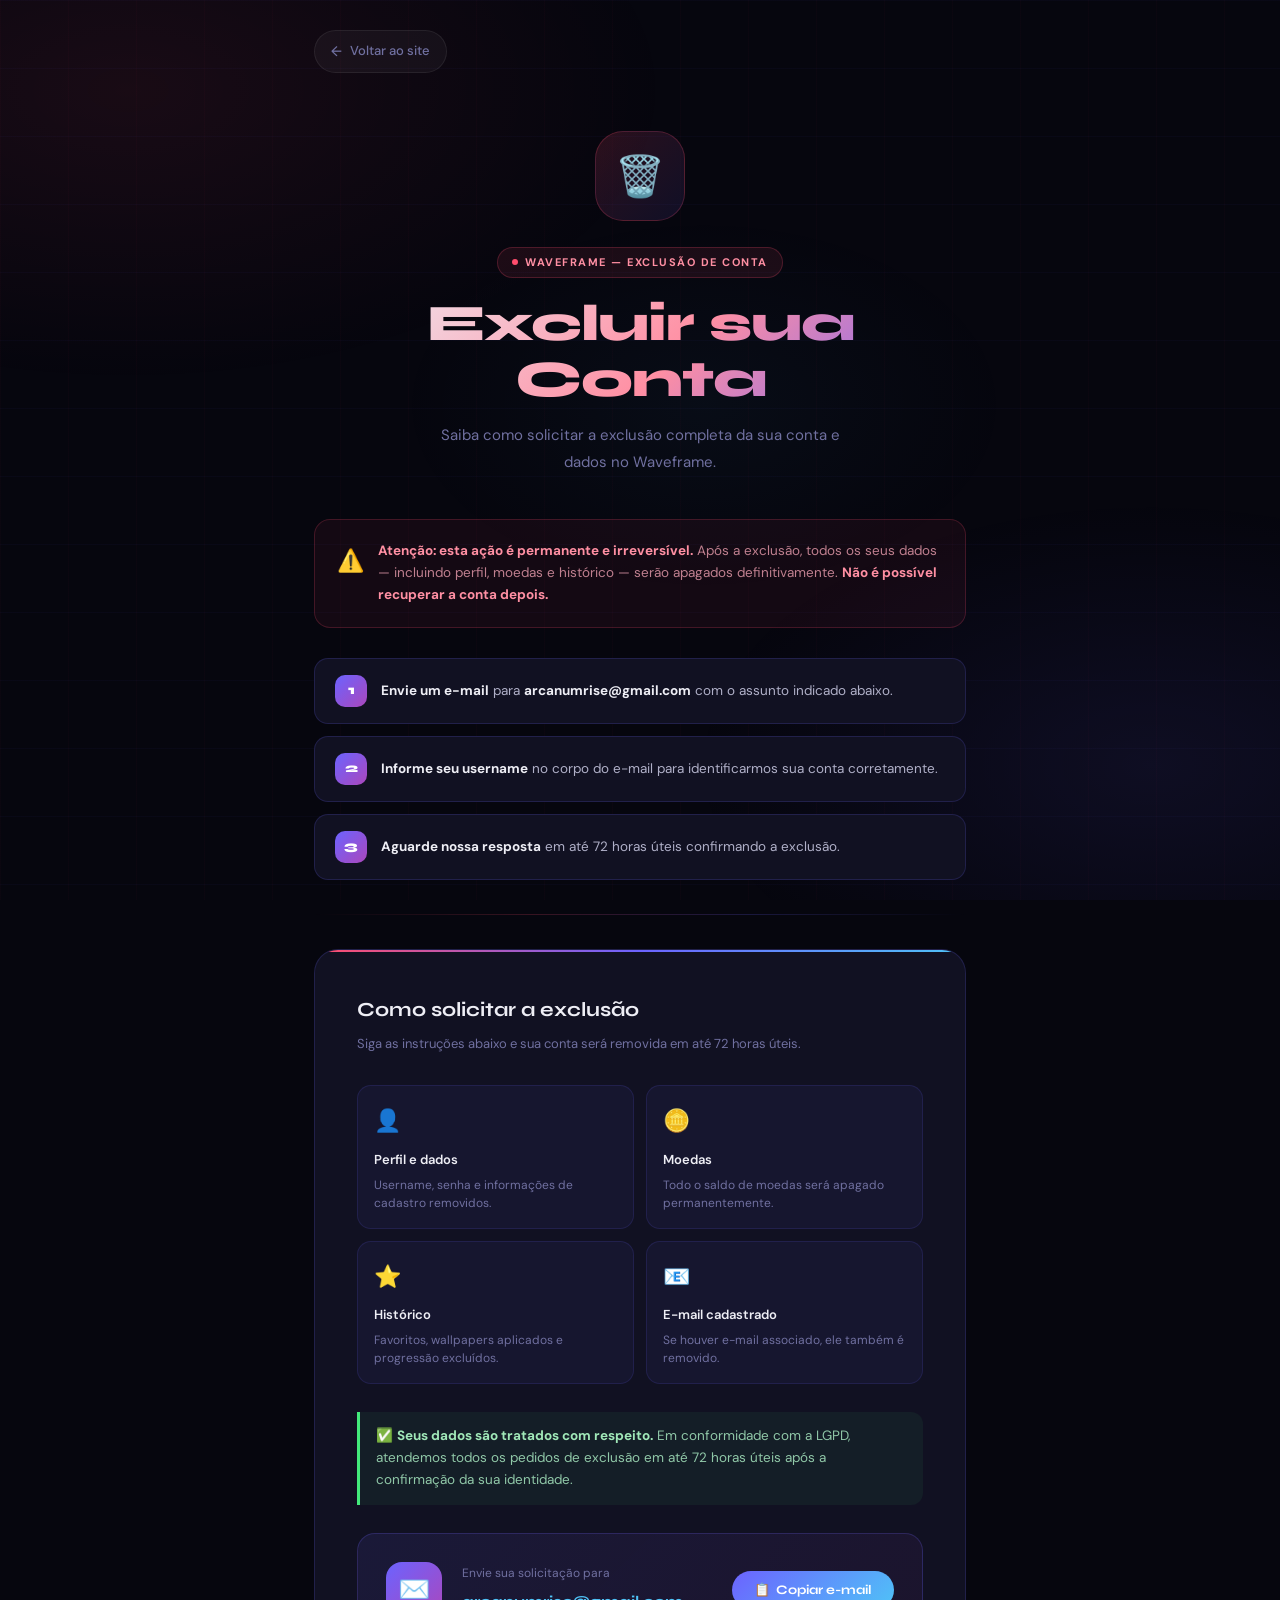
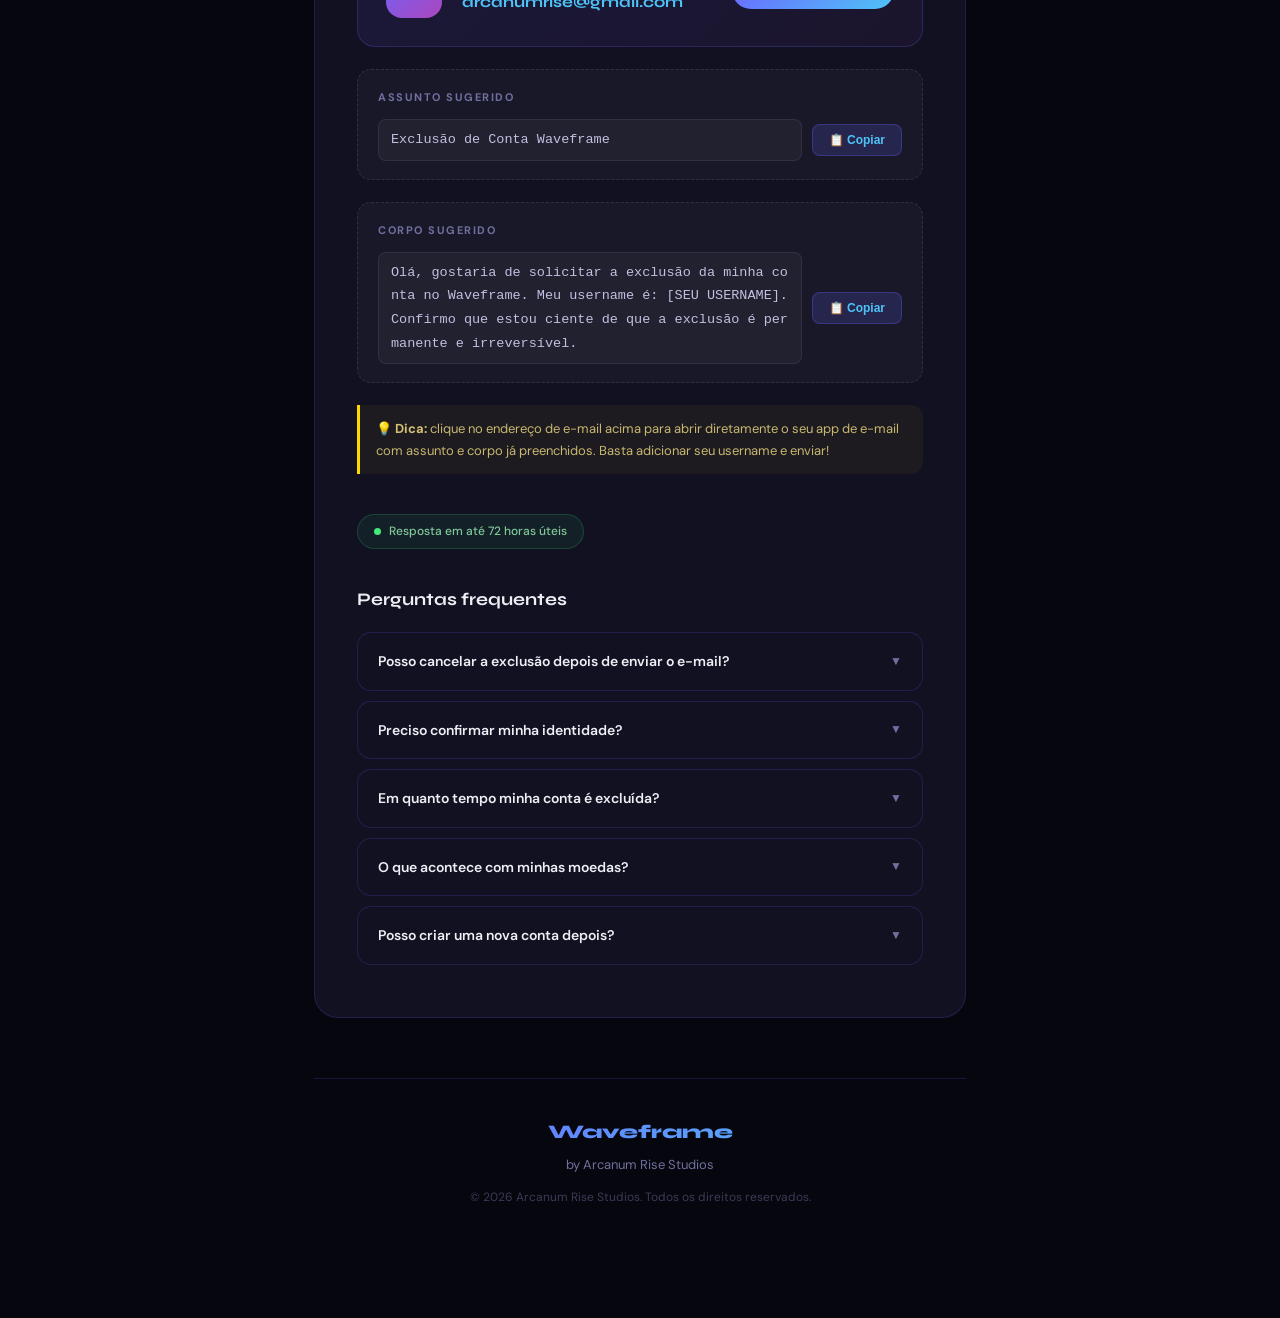
<file: WaveframeTutorialExclusao.html>
<!DOCTYPE html>
<html lang="pt-BR">
<head>
<meta charset="UTF-8">
<meta name="viewport" content="width=device-width, initial-scale=1.0">
<title>Excluir Conta — Waveframe</title>
<link rel="icon" type="image/svg+xml" href="favicon.svg" />
<link href="https://fonts.googleapis.com/css2?family=Syne:wght@400;600;700;800&family=DM+Sans:opsz,wght@9..40,300;9..40,400;9..40,500&display=swap" rel="stylesheet">
<style>
  :root {
    --bg:      #06060e;
    --surface: #0d0d1a;
    --card:    #111122;
    --border:  rgba(108,99,255,0.18);
    --a1:      #6C63FF;
    --a2:      #4FC3F7;
    --a3:      #AB47BC;
    --danger:  #FF4D6D;
    --danger2: #FF8FA3;
    --ok:      #43E97B;
    --gold:    #FFD700;
    --text:    #EEEEF5;
    --muted:   #7070A0;
  }

  *, *::before, *::after { margin:0; padding:0; box-sizing:border-box; }
  html { scroll-behavior:smooth; }

  body {
    background: var(--bg);
    color: var(--text);
    font-family: 'DM Sans', sans-serif;
    font-size: 15px;
    line-height: 1.75;
    overflow-x: hidden;
    opacity: 0;
    transition: opacity 0.55s ease;
  }

  .bg-layer {
    position:fixed; inset:0; z-index:0; pointer-events:none;
    background:
      radial-gradient(ellipse 65% 50% at 10% 10%, rgba(255,77,109,0.08) 0%, transparent 65%),
      radial-gradient(ellipse 55% 45% at 90% 85%, rgba(108,99,255,0.09) 0%, transparent 65%),
      radial-gradient(ellipse 40% 35% at 55% 45%, rgba(79,195,247,0.04) 0%, transparent 60%);
  }

  .grid {
    position:fixed; inset:0; z-index:0; pointer-events:none;
    background-image:
      linear-gradient(rgba(108,99,255,0.035) 1px, transparent 1px),
      linear-gradient(90deg, rgba(255,77,109,0.025) 1px, transparent 1px);
    background-size: 68px 68px;
  }

  .particles { position:fixed; inset:0; z-index:0; pointer-events:none; overflow:hidden; }
  .p {
    position:absolute; border-radius:50%;
    animation: rise linear infinite; opacity:0;
  }
  @keyframes rise {
    0%   { opacity:0;   transform:translateY(100vh) scale(0.3); }
    12%  { opacity:0.5; }
    88%  { opacity:0.12; }
    100% { opacity:0;   transform:translateY(-8vh)  scale(1.1); }
  }

  .scroll-bar {
    position:fixed; top:0; left:0; height:2px; z-index:999;
    background: linear-gradient(90deg, var(--danger), var(--a1), var(--a2));
    width:0%; transition:width 0.1s linear;
  }

  .top-btn {
    position:fixed; bottom:28px; right:28px; z-index:99;
    width:42px; height:42px; border-radius:13px; border:none;
    background: linear-gradient(135deg, var(--a1), var(--a3));
    color:white; font-size:17px; cursor:pointer;
    display:flex; align-items:center; justify-content:center;
    opacity:0; transform:translateY(20px);
    transition: all 0.3s ease;
  }
  .top-btn.show { opacity:1; transform:translateY(0); }
  .top-btn:hover { transform:translateY(-4px); box-shadow:0 8px 24px rgba(108,99,255,0.4); }

  .wrap {
    position:relative; z-index:1;
    max-width:700px; margin:0 auto;
    padding: 0 24px 110px;
  }

  .back {
    display:inline-flex; align-items:center; gap:8px;
    margin-top:30px; padding: 8px 16px; border-radius:100px;
    background: rgba(255,255,255,0.04);
    border: 1px solid rgba(255,255,255,0.07);
    color:var(--muted); text-decoration:none;
    font-size:13px; font-weight:500;
    transition: all 0.2s ease;
  }
  .back::before { content:'←'; font-size:14px; }
  .back:hover { color:var(--text); border-color:rgba(108,99,255,0.35); background:rgba(108,99,255,0.07); }

  /* HERO */
  .hero {
    padding:58px 0 44px; text-align:center;
    opacity:0; transform:translateY(28px);
    animation: up 0.9s ease forwards 0.15s;
  }
  .hero-icon {
    width:90px; height:90px; margin:0 auto 26px;
    border-radius:28px;
    background: linear-gradient(135deg, rgba(255,77,109,0.15), rgba(108,99,255,0.1));
    border: 1px solid rgba(255,77,109,0.22);
    display:flex; align-items:center; justify-content:center; font-size:40px;
    animation: halo 3.5s ease-in-out infinite;
  }
  @keyframes halo {
    0%,100% { box-shadow:0 0 0 0 rgba(255,77,109,0); }
    50%      { box-shadow:0 0 0 16px rgba(255,77,109,0.06); }
  }
  .badge {
    display:inline-flex; align-items:center; gap:7px;
    background: rgba(255,77,109,0.09); border: 1px solid rgba(255,77,109,0.22);
    border-radius:100px; padding:5px 14px;
    font-size:11px; font-weight:700; letter-spacing:1.5px;
    text-transform:uppercase; color:var(--danger2); margin-bottom:18px;
  }
  .badge::before {
    content:''; width:6px; height:6px; border-radius:50%;
    background:var(--danger); animation: dot 2s ease infinite;
  }
  @keyframes dot {
    0%,100% { opacity:1; transform:scale(1); }
    50%      { opacity:0.35; transform:scale(0.75); }
  }
  .hero h1 {
    font-family:'Syne',sans-serif;
    font-size:clamp(2rem,5.5vw,3.2rem); font-weight:800;
    letter-spacing:-1px; line-height:1.1;
    background: linear-gradient(135deg, var(--text) 0%, var(--danger2) 55%, var(--a1) 100%);
    -webkit-background-clip:text; -webkit-text-fill-color:transparent;
    background-clip:text; margin-bottom:14px;
  }
  .hero-sub { font-size:15px; color:var(--muted); max-width:440px; margin:0 auto; }

  /* ALERT */
  .alert {
    display:flex; gap:14px; align-items:flex-start;
    background: rgba(255,77,109,0.06); border: 1px solid rgba(255,77,109,0.2);
    border-radius:16px; padding:20px 22px; margin-bottom:30px;
    opacity:0; animation: up 0.8s ease forwards 0.4s;
  }
  .alert-icon { font-size:22px; flex-shrink:0; margin-top:2px; }
  .alert-text { font-size:13.5px; color:#c08090; line-height:1.65; }
  .alert-text strong { color:var(--danger2); }

  /* STEPS */
  .steps {
    display:flex; flex-direction:column; gap:12px; margin-bottom:34px;
    opacity:0; animation: up 0.8s ease forwards 0.5s;
  }
  .step {
    display:flex; gap:14px; align-items:center;
    background:var(--card); border:1px solid var(--border);
    border-radius:14px; padding:16px 20px;
    transition:border-color 0.25s ease;
  }
  .step:hover { border-color:rgba(108,99,255,0.3); }
  .step-num {
    width:32px; height:32px; border-radius:10px; flex-shrink:0;
    background: linear-gradient(135deg, var(--a1), var(--a3));
    display:flex; align-items:center; justify-content:center;
    font-family:'Syne',sans-serif; font-size:13px; font-weight:800; color:white;
  }
  .step-body { font-size:13.5px; color:#b0b0c8; }
  .step-body strong { color:var(--text); }

  /* DIVIDER */
  .divider {
    height:1px; margin:34px 0;
    background: linear-gradient(90deg, transparent, rgba(255,77,109,0.2), rgba(108,99,255,0.2), transparent);
    opacity:0; animation: fade 0.8s ease forwards 0.6s;
  }

  /* CARD */
  .card {
    background:var(--card); border:1px solid var(--border);
    border-radius:24px; padding:42px;
    position:relative; overflow:hidden;
    opacity:0; animation: up 0.9s ease forwards 0.65s;
  }
  .card::before {
    content:''; position:absolute; top:0; left:0; right:0; height:2px;
    background: linear-gradient(90deg, var(--danger), var(--a1), var(--a2));
  }
  .card-title {
    font-family:'Syne',sans-serif; font-size:1.25rem; font-weight:700;
    color:var(--text); margin-bottom:6px;
  }
  .card-sub { font-size:13px; color:var(--muted); margin-bottom:30px; }

  /* INFO GRID */
  .info-grid {
    display:grid; grid-template-columns:repeat(auto-fill,minmax(190px,1fr));
    gap:12px; margin-bottom:28px;
  }
  .info-item {
    background: rgba(108,99,255,0.06); border: 1px solid rgba(108,99,255,0.14);
    border-radius:14px; padding:16px; transition:border-color 0.2s, background 0.2s;
  }
  .info-item:hover { border-color:rgba(108,99,255,0.28); background:rgba(108,99,255,0.1); }
  .info-item-icon { font-size:22px; margin-bottom:8px; }
  .info-item-title { font-size:13px; font-weight:600; color:var(--text); margin-bottom:4px; }
  .info-item-desc  { font-size:12px; color:var(--muted); line-height:1.5; }

  /* HIGHLIGHT */
  .highlight {
    background: rgba(67,233,123,0.06); border-left: 3px solid var(--ok);
    border-radius:0 12px 12px 0; padding:13px 16px; margin-bottom:28px;
    font-size:13.5px; color:#90c8a8; line-height:1.65;
  }
  .highlight strong { color:#a0e8b8; }

  /* EMAIL BOX */
  .email-box {
    background: linear-gradient(135deg, rgba(108,99,255,0.10), rgba(171,71,188,0.07));
    border: 1px solid rgba(108,99,255,0.22);
    border-radius:18px; padding:28px;
    display:flex; align-items:center; gap:20px; flex-wrap:wrap;
    margin-bottom:22px;
  }
  .email-icon {
    width:56px; height:56px; border-radius:16px; flex-shrink:0;
    background: linear-gradient(135deg, var(--a1), var(--a3));
    display:flex; align-items:center; justify-content:center; font-size:26px;
  }
  .email-info { flex:1; min-width:160px; }
  .email-label { font-size:12px; color:var(--muted); margin-bottom:4px; }
  .email-addr { font-family:'Syne',sans-serif; font-size:16px; font-weight:700; color:var(--text); }
  .email-addr a { color:var(--a2); text-decoration:none; }
  .email-addr a:hover { text-decoration:underline; }

  .btn-copy {
    display:inline-flex; align-items:center; gap:8px;
    padding:11px 22px; border-radius:100px; border:none; cursor:pointer;
    background: linear-gradient(135deg, var(--a1), var(--a2));
    color:white; font-family:'Syne',sans-serif; font-size:13px; font-weight:700;
    transition:all 0.25s ease; white-space:nowrap;
  }
  .btn-copy:hover { transform:translateY(-2px); box-shadow:0 8px 22px rgba(108,99,255,0.35); }
  .btn-copy.copied { background: linear-gradient(135deg, var(--ok), #00C853); pointer-events:none; }

  /* TEMPLATE BOX */
  .template-box {
    background: rgba(255,255,255,0.03); border: 1px dashed rgba(255,255,255,0.1);
    border-radius:14px; padding:18px 20px; margin-bottom:22px;
  }
  .template-label {
    font-size:11px; font-weight:700; letter-spacing:1.5px;
    text-transform:uppercase; color:var(--muted); margin-bottom:12px;
  }
  .template-row { display:flex; align-items:center; gap:10px; flex-wrap:wrap; }
  .template-text {
    flex:1; font-size:13.5px; color:#c0c0e0; font-family:monospace;
    background: rgba(255,255,255,0.04); border:1px solid rgba(255,255,255,0.07);
    border-radius:8px; padding:8px 12px; user-select:all; word-break:break-all;
  }
  .btn-copy-small {
    padding:8px 16px; border-radius:8px; border:none; cursor:pointer;
    background: rgba(108,99,255,0.18); border: 1px solid rgba(108,99,255,0.3);
    color:var(--a2); font-size:12px; font-weight:600;
    transition:all 0.2s ease; white-space:nowrap;
  }
  .btn-copy-small:hover { background:rgba(108,99,255,0.3); }
  .btn-copy-small.copied { background:rgba(67,233,123,0.15); border-color:rgba(67,233,123,0.3); color:var(--ok); }

  /* NOTE */
  .note {
    background: rgba(255,215,0,0.05); border-left:3px solid var(--gold);
    border-radius:0 12px 12px 0; padding:13px 16px; margin-bottom:22px;
    font-size:13px; color:#c8b870; line-height:1.65;
  }
  .note strong { color:#d4c070; }

  .response-badge {
    display:inline-flex; align-items:center; gap:8px; margin-top:18px;
    background: rgba(67,233,123,0.07); border: 1px solid rgba(67,233,123,0.18);
    border-radius:100px; padding:6px 16px;
    font-size:12px; color:#80c898; font-weight:500;
  }
  .response-badge::before {
    content:''; width:7px; height:7px; border-radius:50%;
    background:var(--ok); animation:dot 2s ease infinite;
  }

  /* FAQ */
  .faq-title {
    font-family:'Syne',sans-serif; font-size:1.1rem; font-weight:700;
    color:var(--text); margin:36px 0 16px;
  }
  .faq-item {
    background:var(--card); border:1px solid var(--border);
    border-radius:14px; margin-bottom:10px; overflow:hidden;
    transition:border-color 0.2s;
  }
  .faq-item:hover { border-color:rgba(108,99,255,0.3); }
  .faq-q {
    display:flex; align-items:center; justify-content:space-between;
    padding:16px 20px; cursor:pointer;
    font-size:14px; font-weight:600; color:var(--text); gap:12px;
  }
  .faq-q:hover { color:var(--a2); }
  .faq-arrow { font-size:12px; color:var(--muted); flex-shrink:0; transition:transform 0.25s ease; }
  .faq-item.open .faq-arrow { transform:rotate(180deg); }
  .faq-a {
    max-height:0; overflow:hidden;
    transition:max-height 0.35s ease, padding 0.35s ease;
    font-size:13.5px; color:#a0a0c0; line-height:1.7; padding:0 20px;
  }
  .faq-item.open .faq-a { max-height:220px; padding:0 20px 18px; }

  /* FOOTER */
  .footer {
    margin-top:60px; padding-top:36px;
    border-top:1px solid var(--border); text-align:center;
    opacity:0; animation:fade 0.8s ease forwards 1s;
  }
  .footer-brand {
    font-family:'Syne',sans-serif; font-size:1.2rem; font-weight:800;
    background: linear-gradient(135deg, var(--a1), var(--a2));
    -webkit-background-clip:text; -webkit-text-fill-color:transparent;
    background-clip:text; margin-bottom:6px;
  }
  .footer-copy { font-size:12px; color:var(--muted); opacity:0.5; }

  /* TOAST */
  .toast {
    position:fixed; bottom:32px; left:50%;
    transform:translateX(-50%) translateY(80px);
    background: linear-gradient(135deg, var(--a1), var(--a3));
    color:white; padding:12px 24px; border-radius:100px;
    font-size:13px; font-weight:600;
    opacity:0; pointer-events:none; z-index:999;
    transition: all 0.35s cubic-bezier(0.34,1.56,0.64,1); white-space:nowrap;
  }
  .toast.show { opacity:1; transform:translateX(-50%) translateY(0); }

  /* ANIMATIONS */
  @keyframes up   { to { opacity:1; transform:translateY(0); } }
  @keyframes fade { to { opacity:1; } }

  /* RESPONSIVE */
  @media (max-width:600px) {
    .card { padding:26px 18px; }
    .hero { padding:40px 0 36px; }
    .email-box { flex-direction:column; }
    .info-grid { grid-template-columns:1fr 1fr; }
    .template-row { flex-direction:column; }
    .btn-copy-small { width:100%; text-align:center; }
  }
</style>
</head>
<body>

<div class="scroll-bar" id="scrollBar"></div>
<div class="bg-layer"></div>
<div class="grid"></div>
<div class="particles" id="particles"></div>
<button class="top-btn" id="topBtn" onclick="window.scrollTo({top:0,behavior:'smooth'})">↑</button>
<div class="toast" id="toast"></div>

<div class="wrap">

  <a href="index.html" class="back">Voltar ao site</a>

  <!-- HERO -->
  <div class="hero">
    <div class="hero-icon">🗑️</div>
    <div class="badge">Waveframe — Exclusão de Conta</div>
    <h1>Excluir sua Conta</h1>
    <p class="hero-sub">Saiba como solicitar a exclusão completa da sua conta e dados no Waveframe.</p>
  </div>

  <!-- WARNING -->
  <div class="alert">
    <div class="alert-icon">⚠️</div>
    <div class="alert-text">
      <strong>Atenção: esta ação é permanente e irreversível.</strong> Após a exclusão, todos os seus dados — incluindo perfil, moedas e histórico — serão apagados definitivamente. <strong>Não é possível recuperar a conta depois.</strong>
    </div>
  </div>

  <!-- STEPS -->
  <div class="steps">
    <div class="step">
      <div class="step-num">1</div>
      <div class="step-body"><strong>Envie um e-mail</strong> para <strong>arcanumrise@gmail.com</strong> com o assunto indicado abaixo.</div>
    </div>
    <div class="step">
      <div class="step-num">2</div>
      <div class="step-body"><strong>Informe seu username</strong> no corpo do e-mail para identificarmos sua conta corretamente.</div>
    </div>
    <div class="step">
      <div class="step-num">3</div>
      <div class="step-body"><strong>Aguarde nossa resposta</strong> em até 72 horas úteis confirmando a exclusão.</div>
    </div>
  </div>

  <div class="divider"></div>

  <!-- MAIN CARD -->
  <div class="card">

    <div class="card-title">Como solicitar a exclusão</div>
    <p class="card-sub">Siga as instruções abaixo e sua conta será removida em até 72 horas úteis.</p>

    <div class="info-grid">
      <div class="info-item">
        <div class="info-item-icon">👤</div>
        <div class="info-item-title">Perfil e dados</div>
        <div class="info-item-desc">Username, senha e informações de cadastro removidos.</div>
      </div>
      <div class="info-item">
        <div class="info-item-icon">🪙</div>
        <div class="info-item-title">Moedas</div>
        <div class="info-item-desc">Todo o saldo de moedas será apagado permanentemente.</div>
      </div>
      <div class="info-item">
        <div class="info-item-icon">⭐</div>
        <div class="info-item-title">Histórico</div>
        <div class="info-item-desc">Favoritos, wallpapers aplicados e progressão excluídos.</div>
      </div>
      <div class="info-item">
        <div class="info-item-icon">📧</div>
        <div class="info-item-title">E-mail cadastrado</div>
        <div class="info-item-desc">Se houver e-mail associado, ele também é removido.</div>
      </div>
    </div>

    <div class="highlight">
      ✅ <strong>Seus dados são tratados com respeito.</strong> Em conformidade com a LGPD, atendemos todos os pedidos de exclusão em até 72 horas úteis após a confirmação da sua identidade.
    </div>

    <!-- Email box -->
    <div class="email-box">
      <div class="email-icon">✉️</div>
      <div class="email-info">
        <div class="email-label">Envie sua solicitação para</div>
        <div class="email-addr">
          <a href="mailto:arcanumrise@gmail.com?subject=Exclusão de Conta Waveframe&body=Olá, gostaria de solicitar a exclusão da minha conta no Waveframe.%0A%0AMeu username: (coloque aqui)%0A%0AConfirmo que estou ciente de que a exclusão é permanente e irreversível.">arcanumrise@gmail.com</a>
        </div>
      </div>
      <button class="btn-copy" id="btnCopyEmail" onclick="copyEmail()">📋 &nbsp;Copiar e-mail</button>
    </div>

    <!-- Subject template -->
    <div class="template-box">
      <div class="template-label">Assunto sugerido</div>
      <div class="template-row">
        <div class="template-text" id="subjectText">Exclusão de Conta Waveframe</div>
        <button class="btn-copy-small" id="btnCopySubject" onclick="copySubject()">📋 Copiar</button>
      </div>
    </div>

    <!-- Body template -->
    <div class="template-box">
      <div class="template-label">Corpo sugerido</div>
      <div class="template-row">
        <div class="template-text" id="bodyText">Olá, gostaria de solicitar a exclusão da minha conta no Waveframe. Meu username é: [SEU USERNAME]. Confirmo que estou ciente de que a exclusão é permanente e irreversível.</div>
        <button class="btn-copy-small" id="btnCopyBody" onclick="copyBody()">📋 Copiar</button>
      </div>
    </div>

    <div class="note">
      💡 <strong>Dica:</strong> clique no endereço de e-mail acima para abrir diretamente o seu app de e-mail com assunto e corpo já preenchidos. Basta adicionar seu username e enviar!
    </div>

    <div><div class="response-badge">Resposta em até 72 horas úteis</div></div>

    <!-- FAQ -->
    <div class="faq-title">Perguntas frequentes</div>

    <div class="faq-item" onclick="toggleFaq(this)">
      <div class="faq-q">Posso cancelar a exclusão depois de enviar o e-mail? <span class="faq-arrow">▼</span></div>
      <div class="faq-a">Sim, desde que sua conta ainda não tenha sido deletada. Basta responder o mesmo e-mail informando que deseja cancelar a solicitação antes de recebermos a confirmação final.</div>
    </div>

    <div class="faq-item" onclick="toggleFaq(this)">
      <div class="faq-q">Preciso confirmar minha identidade? <span class="faq-arrow">▼</span></div>
      <div class="faq-a">Sim. Para garantir a segurança da sua conta, precisamos que você informe o username no e-mail. Se tiver e-mail cadastrado na conta, faremos a confirmação por ele.</div>
    </div>

    <div class="faq-item" onclick="toggleFaq(this)">
      <div class="faq-q">Em quanto tempo minha conta é excluída? <span class="faq-arrow">▼</span></div>
      <div class="faq-a">Após confirmarmos sua identidade, a exclusão é concluída em até 72 horas úteis. Você receberá uma confirmação por e-mail.</div>
    </div>

    <div class="faq-item" onclick="toggleFaq(this)">
      <div class="faq-q">O que acontece com minhas moedas? <span class="faq-arrow">▼</span></div>
      <div class="faq-a">Todas as moedas são apagadas junto com a conta. Moedas não são reembolsáveis, pois foram obtidas gratuitamente assistindo anúncios dentro do app.</div>
    </div>

    <div class="faq-item" onclick="toggleFaq(this)">
      <div class="faq-q">Posso criar uma nova conta depois? <span class="faq-arrow">▼</span></div>
      <div class="faq-a">Sim! A exclusão é da conta específica, não do dispositivo ou e-mail. Você pode criar uma nova conta a qualquer momento pelo app Waveframe.</div>
    </div>

  </div>

  <!-- FOOTER -->
  <div class="footer">
    <div class="footer-brand">Waveframe</div>
    <p style="font-size:13px;color:var(--muted);margin-bottom:10px;">by Arcanum Rise Studios</p>
    <div class="footer-copy">© 2026 Arcanum Rise Studios. Todos os direitos reservados.</div>
  </div>

</div>

<script>
  requestAnimationFrame(() => { document.body.style.opacity = '1'; });

  window.addEventListener('scroll', () => {
    const pct = (window.scrollY / (document.documentElement.scrollHeight - window.innerHeight)) * 100;
    document.getElementById('scrollBar').style.width = pct + '%';
    const b = document.getElementById('topBtn');
    window.scrollY > 320 ? b.classList.add('show') : b.classList.remove('show');
  });

  let toastTimer;
  function showToast(msg) {
    clearTimeout(toastTimer);
    const t = document.getElementById('toast');
    t.textContent = msg;
    t.classList.add('show');
    toastTimer = setTimeout(() => t.classList.remove('show'), 2600);
  }

  function copyEmail() {
    navigator.clipboard.writeText('arcanumrise@gmail.com').then(() => {
      const btn = document.getElementById('btnCopyEmail');
      btn.innerHTML = '✅ &nbsp;Copiado!';
      btn.classList.add('copied');
      showToast('E-mail copiado! ✅');
      setTimeout(() => { btn.innerHTML = '📋 &nbsp;Copiar e-mail'; btn.classList.remove('copied'); }, 2500);
    });
  }

  function copySubject() {
    navigator.clipboard.writeText(document.getElementById('subjectText').textContent).then(() => {
      const btn = document.getElementById('btnCopySubject');
      btn.textContent = '✅ Copiado!'; btn.classList.add('copied');
      showToast('Assunto copiado! ✅');
      setTimeout(() => { btn.textContent = '📋 Copiar'; btn.classList.remove('copied'); }, 2500);
    });
  }

  function copyBody() {
    navigator.clipboard.writeText(document.getElementById('bodyText').textContent).then(() => {
      const btn = document.getElementById('btnCopyBody');
      btn.textContent = '✅ Copiado!'; btn.classList.add('copied');
      showToast('Corpo do e-mail copiado! ✅');
      setTimeout(() => { btn.textContent = '📋 Copiar'; btn.classList.remove('copied'); }, 2500);
    });
  }

  function toggleFaq(el) { el.classList.toggle('open'); }

  // Particles
  (function() {
    const c = document.getElementById('particles');
    const colors = ['rgba(255,77,109,0.3)','rgba(108,99,255,0.28)','rgba(79,195,247,0.22)','rgba(171,71,188,0.22)'];
    for (let i = 0; i < 20; i++) {
      const p = document.createElement('div'); p.className = 'p';
      const s = Math.random() * 4.5 + 2;
      p.style.cssText = `width:${s}px;height:${s}px;left:${Math.random()*100}%;background:${colors[i%colors.length]};animation-duration:${Math.random()*16+13}s;animation-delay:${Math.random()*12}s;`;
      c.appendChild(p);
    }
  })();
</script>
</body>
</html>
</file>
